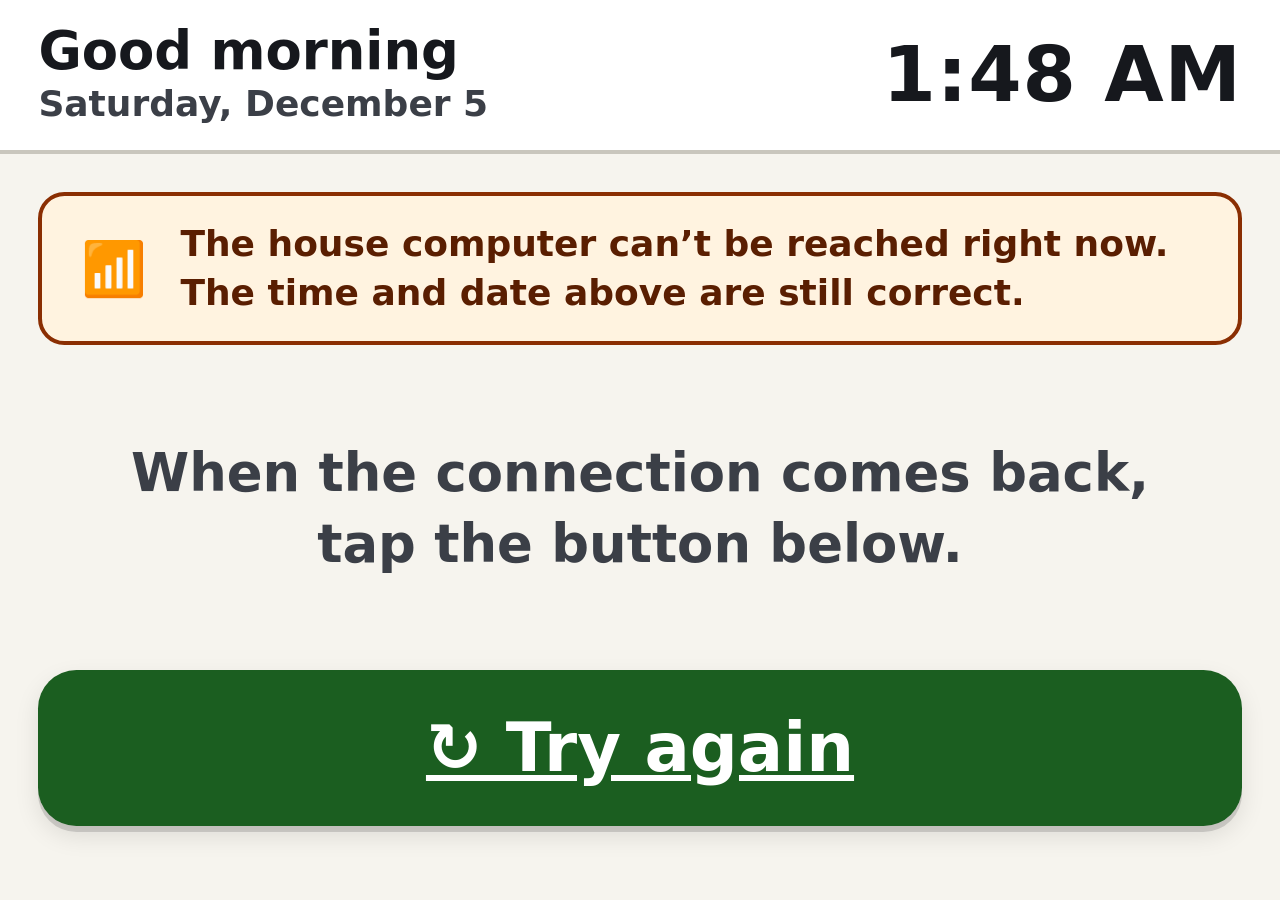
<file: pwa/offline.html>
<!DOCTYPE html>
<html lang="en">
<head>
  <meta charset="utf-8" />
  <meta name="viewport" content="width=device-width, initial-scale=1, viewport-fit=cover" />
  <title>ElderAssist — Offline</title>
  <meta name="theme-color" content="#17726b" />
  <link rel="stylesheet" href="./css/base.css" />
  <link rel="stylesheet" href="./css/components.css" />
</head>
<body>
  <main id="app">
    <header class="app-header">
      <div class="greet">
        <span class="hello" id="hello">Hello</span>
        <span class="date" id="date"></span>
      </div>
      <div class="clock" id="clock"></div>
    </header>
    <div class="view page">
      <div class="page-body">
        <div class="banner"><span class="icon">📶</span><span>The house computer can’t be reached right now. The time and date above are still correct.</span></div>
        <p class="note">When the connection comes back, tap the button below.</p>
        <a class="action" href="./index.html">↻ Try again</a>
      </div>
    </div>
  </main>
  <script>
    function tick() {
      var now = new Date();
      var h = now.getHours();
      var g = h < 12 ? 'Good morning' : (h < 18 ? 'Good afternoon' : 'Good evening');
      document.getElementById('hello').textContent = g;
      document.getElementById('date').textContent = now.toLocaleDateString(undefined, { weekday: 'long', month: 'long', day: 'numeric' });
      document.getElementById('clock').textContent = now.toLocaleTimeString(undefined, { hour: 'numeric', minute: '2-digit' });
    }
    tick(); setInterval(tick, 15000);
  </script>
</body>
</html>
</file>
<file: pwa/css/base.css>
/* ==========================================================================
   ElderAssist Kiosk — base.css
   Huge-print, high-contrast (WCAG AAA where possible), light theme.
   Everything scales from a single --scale variable driven by the A / A+ toggle.
   ========================================================================== */

:root {
  /* Text-size multiplier, overridden by the A/A+ toggle (persisted). */
  --scale: 1;

  /* Base rhythm — big by default. */
  --u: calc(1rem * var(--scale));   /* spacing unit */
  --gap: calc(var(--u) * 1.4);
  --pad: calc(var(--u) * 1.6);

  /* Type scale (elderly-legible: nothing below ~20px). */
  --fs-body:   calc(1.5rem  * var(--scale));   /* ~24px */
  --fs-label:  calc(1.9rem  * var(--scale));   /* ~30px, button labels >= 28 */
  --fs-lead:   calc(2.2rem  * var(--scale));
  --fs-title:  calc(2.8rem  * var(--scale));
  --fs-clock:  calc(3.2rem  * var(--scale));
  --fs-icon:   calc(4.6rem  * var(--scale));   /* button glyphs >= 64px */

  /* Palette — light huge-print. */
  --bg:        #f6f4ee;   /* warm off-white */
  --surface:   #ffffff;
  --ink:       #16181d;   /* near-black text, ~15:1 on --bg */
  --ink-soft:  #3b3f47;
  --line:      #c9c6bd;
  --focus:     #ffb300;   /* thick amber focus ring */

  /* Button colors — each dark enough for AAA (7:1) white text. */
  --c-call:    #1b5e20;   /* green   */
  --c-med:     #0d47a1;   /* blue    */
  --c-today:   #4a148c;   /* purple  */
  --c-ask:     #8a2e02;   /* amber-brown */
  --c-tv:      #00564b;   /* teal    */
  --c-things:  #37474f;   /* slate   */
  --c-help:    #1b5e20;
  --c-danger:  #b71c1c;   /* emergency red */
  --c-brand:   #17726b;   /* app brand teal */

  --radius: calc(var(--u) * 1.1);
  --radius-lg: calc(var(--u) * 1.6);
  --shadow: 0 6px 0 rgba(0,0,0,0.14), 0 10px 24px rgba(0,0,0,0.10);

  --touch: 120px;   /* minimum touch target */

  color-scheme: light;
}

/* Text-size presets applied to <html>. */
html[data-textsize="lg"]  { --scale: 1.18; }
html[data-textsize="xl"]  { --scale: 1.42; }

* { box-sizing: border-box; }

html, body {
  margin: 0;
  padding: 0;
  height: 100%;
  overflow: hidden;              /* home never scrolls */
  background: var(--bg);
  color: var(--ink);
  font-family: system-ui, -apple-system, "Segoe UI", Roboto, "Helvetica Neue", Arial, sans-serif;
  font-size: var(--fs-body);
  line-height: 1.35;
  -webkit-text-size-adjust: 100%;
  -webkit-tap-highlight-color: transparent;
}

/* Subpages may need vertical scroll; the app root manages it per-view. */
#app { height: 100%; display: flex; flex-direction: column; }
#view { flex: 1 1 auto; min-height: 0; display: flex; flex-direction: column; }

/* Big, obvious focus for keyboard / switch access. */
:focus-visible {
  outline: 5px solid var(--focus);
  outline-offset: 3px;
}

button, a { font-family: inherit; }

/* Remove text selection wobble on giant buttons during taps. */
.btn, .tile, .back, .txt-toggle button, .card { user-select: none; }

/* Screen-reader-only helper. */
.sr-only {
  position: absolute; width: 1px; height: 1px;
  padding: 0; margin: -1px; overflow: hidden;
  clip: rect(0 0 0 0); white-space: nowrap; border: 0;
}

/* ---- Header: greeting + giant clock + text-size toggle ------------------ */
.app-header {
  flex: 0 0 auto;
  display: flex;
  align-items: center;
  justify-content: space-between;
  gap: var(--gap);
  padding: calc(var(--u) * 0.9) var(--pad);
  background: var(--surface);
  border-bottom: 4px solid var(--line);
}

.greet {
  display: flex;
  flex-direction: column;
  min-width: 0;
  flex: 1 1 auto;
}
.greet .hello {
  font-size: var(--fs-lead);
  font-weight: 800;
  line-height: 1.1;
  display: -webkit-box;
  -webkit-box-orient: vertical;
  -webkit-line-clamp: 2;       /* wrap to at most two lines, never clip the name mid-word */
  line-clamp: 2;
  overflow: hidden;
}
.greet .date {
  font-size: var(--fs-body);
  color: var(--ink-soft);
  font-weight: 600;
  white-space: nowrap;
  overflow: hidden;
  text-overflow: ellipsis;
}

.clock {
  flex: 0 0 auto;
  font-size: var(--fs-clock);
  font-weight: 800;
  font-variant-numeric: tabular-nums;
  letter-spacing: 0.01em;
  white-space: nowrap;
}

.txt-toggle {
  display: flex;
  gap: calc(var(--u) * 0.5);
  flex: 0 0 auto;
}
.txt-toggle button {
  min-width: calc(var(--u) * 3.4);
  min-height: calc(var(--u) * 3.4);
  border: 3px solid var(--ink);
  border-radius: var(--radius);
  background: var(--surface);
  color: var(--ink);
  font-weight: 800;
  cursor: pointer;
  line-height: 1;
}
.txt-toggle button.small { font-size: calc(1.4rem * var(--scale)); }
.txt-toggle button.big   { font-size: calc(2.1rem * var(--scale)); }
.txt-toggle button[aria-pressed="true"] {
  background: var(--ink);
  color: #fff;
}

@media (max-width: 1100px) {
  .clock { display: none; }   /* give the greeting full width on smaller tablets/phones */
}
@media (max-width: 860px) {
  /* Keep the long greeting to two comfortable lines on smaller tablets/phones. */
  .greet .hello { font-size: calc(1.6rem * var(--scale)); }
}
@media (max-width: 480px) {
  .greet .hello {
    font-size: calc(1.3rem * var(--scale));
    -webkit-line-clamp: 3;     /* phones have vertical room; never hide the name */
    line-clamp: 3;
  }
  .app-header { padding: calc(var(--u) * 0.6) var(--u); }
}
</file>
<file: pwa/css/components.css>
/* ==========================================================================
   ElderAssist Kiosk — components.css
   Home grid, subpage chrome, cards, chat, and status states.
   ========================================================================== */

/* ---- The view container ------------------------------------------------- */
.view {
  flex: 1 1 auto;
  min-height: 0;
  display: flex;
  flex-direction: column;
}
/* Home fills the viewport and never scrolls; subpages may scroll their body. */
.view.home { overflow: hidden; }
.view.page { overflow: hidden; }

/* ---- HOME: 6 enormous buttons, 2 columns x 3 rows ---------------------- */
.home-grid {
  flex: 1 1 auto;
  min-height: 0;
  display: grid;
  grid-template-columns: 1fr 1fr;
  grid-auto-rows: 1fr;
  gap: var(--gap);
  padding: var(--pad);
}

.btn {
  display: flex;
  flex-direction: column;
  align-items: center;
  justify-content: center;
  gap: calc(var(--u) * 0.4);
  min-height: var(--touch);
  border: none;
  border-radius: var(--radius-lg);
  color: #fff;
  text-decoration: none;
  cursor: pointer;
  box-shadow: var(--shadow);
  padding: var(--u);
  transition: transform 0.06s ease;
  text-align: center;
}
.btn:active { transform: translateY(4px); box-shadow: 0 2px 0 rgba(0,0,0,0.14), 0 4px 12px rgba(0,0,0,0.10); }
.btn .icon  { font-size: var(--fs-icon); line-height: 1; }
.btn .label { font-size: var(--fs-label); font-weight: 800; letter-spacing: 0.01em; }

.btn.call   { background: var(--c-call); }
.btn.med    { background: var(--c-med); }
.btn.today  { background: var(--c-today); }
.btn.ask    { background: var(--c-ask); }
.btn.tv     { background: var(--c-tv); }
.btn.things { background: var(--c-things); }

/* On short/wide kiosk screens keep icons from crowding labels. */
@media (max-height: 560px) {
  .btn .icon { font-size: calc(3.2rem * var(--scale)); }
}

/* ---- A+ (xl) HOME layout: keep 6 cards + header on one screen, no scroll ----
   At the largest text size the ROOT font-size is enlarged, which inflates every
   rem-based size. On short kiosk screens (e.g. 1024x768) that balloons the header
   and the three button rows so the bottom row overflows and clips. Cap the header
   and clamp the button icon/label to the VIEWPORT HEIGHT — deliberately in px/vh
   (NOT rem, which would re-inflate) — so header + 6 cards always fit without a
   scroll, staying large on tall screens (e.g. 800x1280). */
html[data-textsize="xl"] .app-header { padding: 10px 16px; gap: 12px; }
html[data-textsize="xl"] .greet .hello { font-size: clamp(26px, 4.4vh, 46px); }
html[data-textsize="xl"] .greet .date  { font-size: clamp(15px, 2.3vh, 26px); }
html[data-textsize="xl"] .clock         { font-size: clamp(30px, 5.2vh, 52px); }
html[data-textsize="xl"] .txt-toggle button { min-width: 52px; min-height: 52px; }
html[data-textsize="xl"] .txt-toggle button.small { font-size: 22px; }
html[data-textsize="xl"] .txt-toggle button.big   { font-size: 30px; }

html[data-textsize="xl"] .home-grid { padding: clamp(10px, 2.2vh, 26px); gap: clamp(10px, 2.2vh, 28px); }
html[data-textsize="xl"] .home-grid .btn { min-height: 0; padding: clamp(6px, 1.6vh, 20px); gap: clamp(2px, 0.7vh, 8px); }
html[data-textsize="xl"] .home-grid .btn .icon  { font-size: clamp(40px, 9vh, 100px); }
html[data-textsize="xl"] .home-grid .btn .label { font-size: clamp(22px, 3.4vh, 42px); line-height: 1.1; }

/* ---- SUBPAGE chrome ---------------------------------------------------- */
.page-head {
  flex: 0 0 auto;
  display: flex;
  align-items: center;
  gap: var(--gap);
  padding: var(--u) var(--pad);
  background: var(--surface);
  border-bottom: 4px solid var(--line);
}
.back {
  display: inline-flex;
  align-items: center;
  gap: calc(var(--u) * 0.5);
  min-height: calc(var(--u) * 4.4);
  padding: 0 calc(var(--u) * 1.4);
  border: 4px solid var(--ink);
  border-radius: var(--radius);
  background: var(--surface);
  color: var(--ink);
  font-size: var(--fs-label);
  font-weight: 800;
  cursor: pointer;
  text-decoration: none;
}
.back:active { transform: translateY(3px); }
.page-title {
  font-size: var(--fs-title);
  font-weight: 800;
  margin: 0;
}

.page-body {
  flex: 1 1 auto;
  min-height: 0;
  overflow-y: auto;
  -webkit-overflow-scrolling: touch;
  padding: var(--pad);
}

/* ---- Cards (people, medicine, events, things) -------------------------- */
.card-grid {
  display: grid;
  grid-template-columns: repeat(auto-fill, minmax(min(100%, 340px), 1fr));
  gap: var(--gap);
}
.card {
  display: flex;
  align-items: center;
  gap: var(--gap);
  width: 100%;
  min-height: calc(var(--touch) * 1.1);
  padding: var(--u);
  border: 4px solid var(--line);
  border-radius: var(--radius-lg);
  background: var(--surface);
  color: var(--ink);
  text-align: left;
  cursor: pointer;
  box-shadow: var(--shadow);
}
.card:active { transform: translateY(3px); }
.card .card-text { display: flex; flex-direction: column; gap: 2px; min-width: 0; }
.card .card-name { font-size: var(--fs-lead); font-weight: 800; }
.card .card-sub  { font-size: var(--fs-body); color: var(--ink-soft); }

/* Initial-letter avatar. */
.avatar {
  flex: 0 0 auto;
  width: calc(var(--u) * 5);
  height: calc(var(--u) * 5);
  border-radius: 50%;
  display: grid;
  place-items: center;
  color: #fff;
  font-size: calc(2.6rem * var(--scale));
  font-weight: 800;
}

/* Emergency / caregiver card — visually distinct, pinned first. */
.card.emergency {
  border-color: var(--c-danger);
  background: #fff4f4;
  border-width: 5px;
}
.card.emergency .avatar { background: var(--c-danger); }
.card.emergency .card-name { color: var(--c-danger); }

/* ---- Big primary action button (used on Medicine, Help) ---------------- */
.action {
  display: inline-flex;
  align-items: center;
  justify-content: center;
  gap: var(--gap);
  width: 100%;
  min-height: calc(var(--touch) * 1.3);
  padding: var(--u) var(--pad);
  border: none;
  border-radius: var(--radius-lg);
  background: var(--c-call);
  color: #fff;
  font-size: var(--fs-title);
  font-weight: 800;
  cursor: pointer;
  box-shadow: var(--shadow);
}
.action:active { transform: translateY(4px); }
.action.done   { background: #2e7d32; }
.action.danger { background: var(--c-danger); }
.action:disabled { opacity: 0.6; cursor: default; }

/* Status pill on the medicine page. */
.status-pill {
  display: inline-flex;
  align-items: center;
  gap: calc(var(--u) * 0.5);
  padding: calc(var(--u) * 0.7) calc(var(--u) * 1.2);
  border-radius: 999px;
  font-size: var(--fs-lead);
  font-weight: 800;
  border: 3px solid transparent;
}
.status-pill.yes { background: #e6f4ea; color: #1b5e20; border-color: #1b5e20; }
.status-pill.no  { background: #fff3e0; color: #8a2e02; border-color: #8a2e02; }

/* ---- Section headings inside pages ------------------------------------- */
.section-title {
  font-size: var(--fs-lead);
  font-weight: 800;
  margin: var(--u) 0 calc(var(--u) * 0.6);
}
.section-title:first-child { margin-top: 0; }

/* ---- Lists (events, reminders) ----------------------------------------- */
.big-list { list-style: none; margin: 0; padding: 0; display: flex; flex-direction: column; gap: var(--u); }
.big-list li {
  display: flex;
  align-items: flex-start;
  gap: var(--gap);
  padding: var(--u);
  background: var(--surface);
  border: 3px solid var(--line);
  border-radius: var(--radius);
}
.big-list .when { font-weight: 800; min-width: calc(var(--u) * 8); }
.big-list .what { font-weight: 600; }

/* ---- TV grid ----------------------------------------------------------- */
.tv-grid {
  display: grid;
  grid-template-columns: 1fr 1fr;
  gap: var(--gap);
}
.tv-btn {
  display: flex;
  flex-direction: column;
  align-items: center;
  justify-content: center;
  gap: calc(var(--u) * 0.3);
  min-height: var(--touch);
  border: none;
  border-radius: var(--radius-lg);
  background: var(--c-tv);
  color: #fff;
  cursor: pointer;
  box-shadow: var(--shadow);
  padding: var(--u);
}
.tv-btn:active { transform: translateY(4px); }
.tv-btn .icon { font-size: var(--fs-icon); line-height: 1; }
.tv-btn .label { font-size: var(--fs-label); font-weight: 800; }

/* ---- Ask (voice chat) -------------------------------------------------- */
.ask-wrap { display: flex; flex-direction: column; height: 100%; min-height: 0; }
.chat {
  flex: 1 1 auto;
  min-height: 0;
  overflow-y: auto;
  display: flex;
  flex-direction: column;
  gap: var(--u);
  padding-bottom: var(--u);
}
.bubble {
  max-width: 85%;
  padding: var(--u) var(--pad);
  border-radius: var(--radius-lg);
  font-size: var(--fs-lead);
  font-weight: 600;
  line-height: 1.4;
}
.bubble.me   { align-self: flex-end; background: #0d47a1; color: #fff; border-bottom-right-radius: 6px; }
.bubble.them { align-self: flex-start; background: var(--surface); border: 3px solid var(--line); border-bottom-left-radius: 6px; }
.bubble.them.thinking { color: var(--ink-soft); font-style: italic; }

.ask-input {
  flex: 0 0 auto;
  display: flex;
  gap: var(--gap);
  align-items: stretch;
  padding-top: var(--u);
  border-top: 3px solid var(--line);
}
.ask-input input[type="text"] {
  flex: 1 1 auto;
  min-width: 0;
  font-size: var(--fs-lead);
  padding: var(--u);
  border: 4px solid var(--ink);
  border-radius: var(--radius);
  background: var(--surface);
  color: var(--ink);
}
.mic {
  flex: 0 0 auto;
  width: calc(var(--u) * 6);
  min-height: calc(var(--u) * 6);
  border: none;
  border-radius: var(--radius);
  background: var(--c-ask);
  color: #fff;
  font-size: var(--fs-icon);
  cursor: pointer;
}
.mic.listening { background: var(--c-danger); animation: pulse 1s infinite; }
.send {
  flex: 0 0 auto;
  padding: 0 var(--pad);
  border: none;
  border-radius: var(--radius);
  background: var(--c-call);
  color: #fff;
  font-size: var(--fs-lead);
  font-weight: 800;
  cursor: pointer;
}
@keyframes pulse { 0%,100% { transform: scale(1); } 50% { transform: scale(1.06); } }

/* ---- Search (My Things) ------------------------------------------------ */
.search-row { display: flex; gap: var(--gap); margin-bottom: var(--u); }
.search-row input[type="search"] {
  flex: 1 1 auto;
  min-width: 0;
  font-size: var(--fs-lead);
  padding: var(--u);
  border: 4px solid var(--ink);
  border-radius: var(--radius);
  background: var(--surface);
  color: var(--ink);
}

/* ---- Full-screen "Calling…" overlay ------------------------------------ */
.calling {
  position: fixed;
  inset: 0;
  z-index: 50;
  background: var(--c-call);
  color: #fff;
  display: flex;
  flex-direction: column;
  align-items: center;
  justify-content: center;
  gap: var(--pad);
  padding: var(--pad);
  text-align: center;
}
.calling .who { font-size: calc(3.4rem * var(--scale)); font-weight: 800; }
.calling .status { font-size: var(--fs-lead); opacity: 0.95; }
.calling .ring { font-size: calc(6rem * var(--scale)); animation: pulse 1.2s infinite; }
.calling .cancel {
  min-height: calc(var(--touch) * 1.2);
  min-width: 60%;
  border: 5px solid #fff;
  border-radius: var(--radius-lg);
  background: transparent;
  color: #fff;
  font-size: var(--fs-title);
  font-weight: 800;
  cursor: pointer;
}

/* ---- Friendly error banner --------------------------------------------- */
.banner {
  display: flex;
  align-items: center;
  gap: var(--gap);
  padding: var(--u) var(--pad);
  margin-bottom: var(--u);
  border-radius: var(--radius);
  border: 4px solid #8a2e02;
  background: #fff3e0;
  color: #5a1e01;
  font-size: var(--fs-body);
  font-weight: 700;
}
.banner .icon { font-size: var(--fs-lead); }

/* ---- Empty / loading states -------------------------------------------- */
.note {
  padding: var(--pad);
  font-size: var(--fs-lead);
  color: var(--ink-soft);
  text-align: center;
  font-weight: 600;
}
.spinner {
  width: calc(var(--u) * 3);
  height: calc(var(--u) * 3);
  border: 6px solid var(--line);
  border-top-color: var(--c-brand);
  border-radius: 50%;
  margin: var(--u) auto;
  animation: spin 0.9s linear infinite;
}
@keyframes spin { to { transform: rotate(360deg); } }

/* ---- Setup / not-configured screen ------------------------------------- */
.setup {
  height: 100%;
  overflow-y: auto;
  display: flex;
  align-items: center;
  justify-content: center;
  padding: var(--pad);
  background: var(--bg);
}
.setup-card {
  max-width: 760px;
  background: var(--surface);
  border: 5px solid var(--c-brand);
  border-radius: var(--radius-lg);
  padding: var(--pad);
  box-shadow: var(--shadow);
}
.setup-card h1 { font-size: var(--fs-title); margin: 0 0 var(--u); }
.setup-card p  { font-size: var(--fs-body); }
.setup-card ol { font-size: var(--fs-body); line-height: 1.6; }
.setup-card code {
  font-family: ui-monospace, "SFMono-Regular", Menlo, Consolas, monospace;
  background: #eef0f2;
  padding: 2px 8px;
  border-radius: 6px;
  font-size: 0.9em;
}
.setup-card .big-emoji { font-size: calc(5rem * var(--scale)); text-align: center; display: block; }
</file>
